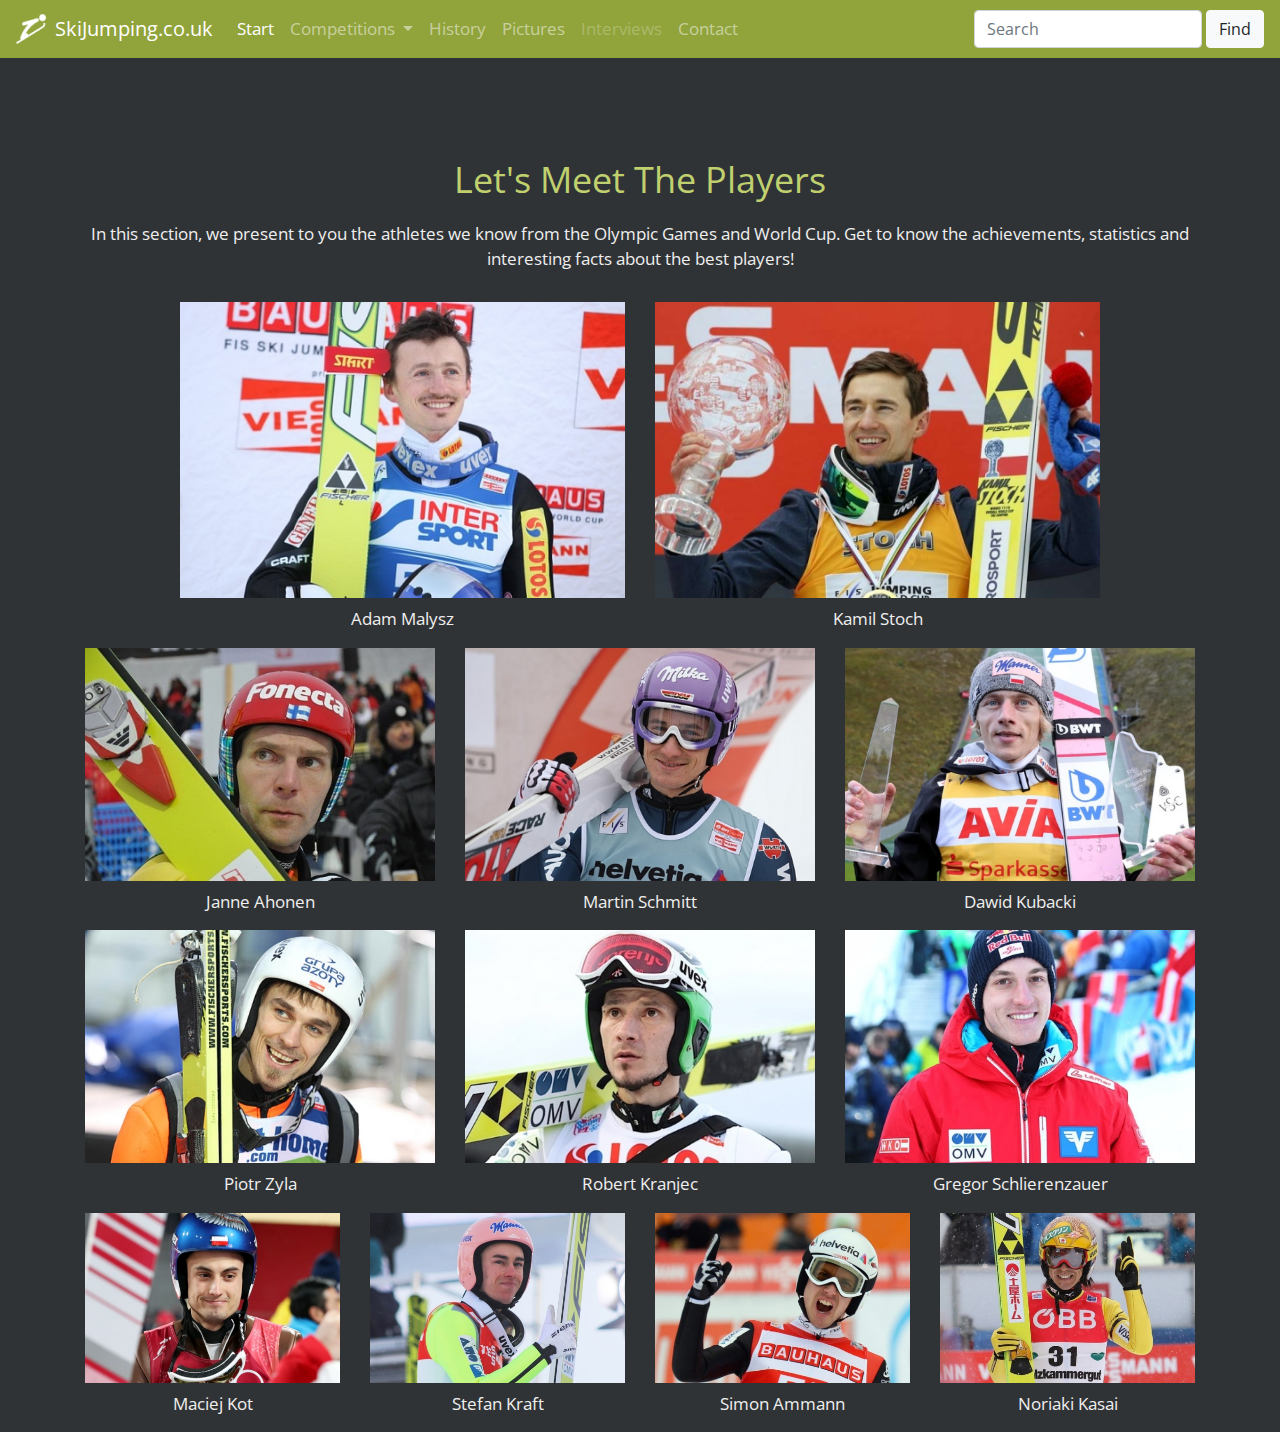
<file: index.html>
<!DOCTYPE html>
<html lang="en">
<head>

    <meta charset="utf-8">
    <meta name="viewport" content="width=device-width, initial-scale=1, shrink-to-fit=no">

    <title>Ski Jumping</title>
    <meta name="description" content="Ski Jumping Blog">
    <meta name="keywords" content="ski jumping,jumpers, scores, results">
    <meta name="author" content="Radoslaw Winiecki">
    <meta http-equiv="X-Ua-Compatible" content="IE=edge">

    <link rel="stylesheet" href="css/bootstrap.min.css">
    <link rel="stylesheet" href="main.css">
    <link href="https://fonts.googleapis.com/css?family=Open+Sans:400,700&amp;subset=latin-ext" rel="stylesheet">

    <!--[if lt IE 9]>
    <script src="https://cdnjs.cloudflare.com/ajax/libs/html5shiv/3.7.3/html5shiv.min.js"></script>
    <![endif]-->

</head>

<body>

<header>

    <nav class="navbar navbar-dark bg-jumpers navbar-expand-lg">

        <a class="navbar-brand" href="#"><img src="img/logo.png" width="30" height="30"
                                              class="d-inline-block mr-1 align-bottom" alt=""> SkiJumping.co.uk</a>

        <button class="navbar-toggler" type="button" data-toggle="collapse" data-target="#mainmenu"
                aria-controls="mainmenu" aria-expanded="false" aria-label="Navbar Toggler">
            <span class="navbar-toggler-icon"></span>
        </button>

        <div class="collapse navbar-collapse" id="mainmenu">

            <ul class="navbar-nav mr-auto">

                <li class="nav-item active">
                    <a class="nav-link" href="#"> Start </a>
                </li>

                <li class="nav-item dropdown">
                    <a class="nav-link dropdown-toggle" href="#" data-toggle="dropdown" role="button"
                       aria-expanded="false" id="submenu" aria-haspopup="true"> Competitions </a>

                    <div class="dropdown-menu" aria-labelledby="submenu">

                        <a class="dropdown-item" href="#"> Timetable </a>
                        <a class="dropdown-item" href="#"> World Cup Ranking </a>

                        <div class="dropdown-divider"></div>

                        <a class="dropdown-item" href="#"> Players </a>
                        <a class="dropdown-item" href="#"> Ski Jumps </a>

                    </div>

                </li>

                <li class="nav-item">
                    <a class="nav-link" href="#"> History </a>
                </li>

                <li class="nav-item">
                    <a class="nav-link" href="#"> Pictures </a>
                </li>

                <li class="nav-item">
                    <a class="nav-link disabled" href="#"> Interviews </a>
                </li>

                <li class="nav-item">
                    <a class="nav-link" href="#"> Contact </a>
                </li>

            </ul>

            <form class="form-inline">

                <input class="form-control mr-1" type="search" placeholder="Search" aria-label="Search">
                <button class="btn btn-light" type="submit">Find</button>

            </form>

        </div>

    </nav>

</header>

<main>

    <section class="jumpers">

        <div class="container">

            <header>

                <h1>Let's Meet The Players</h1>
                <p>In this section, we present to you the athletes we know from the Olympic Games and World Cup.
                    Get to know the achievements, statistics and interesting facts about the best players!</p>

            </header>

            <div class="row">

                <div class="col-sm-6 col-md-5 offset-md-1">

                    <figure>
                        <a href="#"><img src="img/malysz.jpg" alt="Adam Malysz"></a>
                        <figcaption>Adam Malysz</figcaption>
                    </figure>

                </div>

                <div class="col-sm-6 col-md-5">

                    <figure>
                        <a href="#"><img src="img/stoch.jpg" alt="Kamil Stoch"></a>
                        <figcaption>Kamil Stoch</figcaption>
                    </figure>

                </div>

                <div class="col-sm-6 col-md-4">

                    <figure>
                        <a href="#"><img src="img/ahonen.jpg" alt="Janne Ahonen"></a>
                        <figcaption>Janne Ahonen</figcaption>
                    </figure>

                </div>

                <div class="col-sm-6 col-md-4">

                    <figure>
                        <a href="#"><img src="img/schmitt.jpg" alt="Martin Schmitt"></a>
                        <figcaption>Martin Schmitt</figcaption>
                    </figure>

                </div>

                <div class="col-sm-6 col-md-4">

                    <figure>
                        <a href="#"><img src="img/kubacki.jpg" alt="Dawid Kubacki"></a>
                        <figcaption>Dawid Kubacki</figcaption>
                    </figure>

                </div>

                <div class="col-sm-6 col-md-4">

                    <figure>
                        <a href="#"><img src="img/zyla.jpg" alt="Piotr Zyla"></a>
                        <figcaption>Piotr Zyla</figcaption>
                    </figure>

                </div>

                <div class="col-sm-6 col-md-4">

                    <figure>
                        <a href="#"><img src="img/kranjec.jpg" alt="Robert Kranjec"></a>
                        <figcaption>Robert Kranjec</figcaption>
                    </figure>

                </div>

                <div class="col-sm-6 col-md-4">

                    <figure>
                        <a href="#"><img src="img/schlierenzauer.jpg" alt="Gregor Schlierenzauer"></a>
                        <figcaption>Gregor Schlierenzauer</figcaption>
                    </figure>

                </div>

                <div class="col-sm-6 col-md-3">

                    <figure>
                        <a href="#"><img src="img/kot.jpg" alt="Maciej Kot"></a>
                        <figcaption>Maciej Kot</figcaption>
                    </figure>

                </div>

                <div class="col-sm-6 col-md-3">

                    <figure>
                        <a href="#"><img src="img/kraft.jpg" alt="Stefan Kraft"></a>
                        <figcaption>Stefan Kraft</figcaption>
                    </figure>

                </div>

                <div class="col-sm-6 col-md-3">

                    <figure>
                        <a href="#"><img src="img/ammann.jpg" alt="Simon Ammann"></a>
                        <figcaption>Simon Ammann</figcaption>
                    </figure>

                </div>

                <div class="col-sm-6 col-md-3">

                    <figure>
                        <a href="#"><img src="img/kasai.jpg" alt="Noriaki Kasai"></a>
                        <figcaption>Noriaki Kasai</figcaption>
                    </figure>

                </div>

            </div>

        </div>

    </section>

</main>

<script src="https://code.jquery.com/jquery-3.3.1.slim.min.js"
        integrity="sha384-q8i/X+965DzO0rT7abK41JStQIAqVgRVzpbzo5smXKp4YfRvH+8abtTE1Pi6jizo"
        crossorigin="anonymous"></script>

<script src="https://cdnjs.cloudflare.com/ajax/libs/popper.js/1.14.3/umd/popper.min.js"
        integrity="sha384-ZMP7rVo3mIykV+2+9J3UJ46jBk0WLaUAdn689aCwoqbBJiSnjAK/l8WvCWPIPm49"
        crossorigin="anonymous"></script>

<script src="js/bootstrap.min.js"></script>

</body>
</html>
</file>
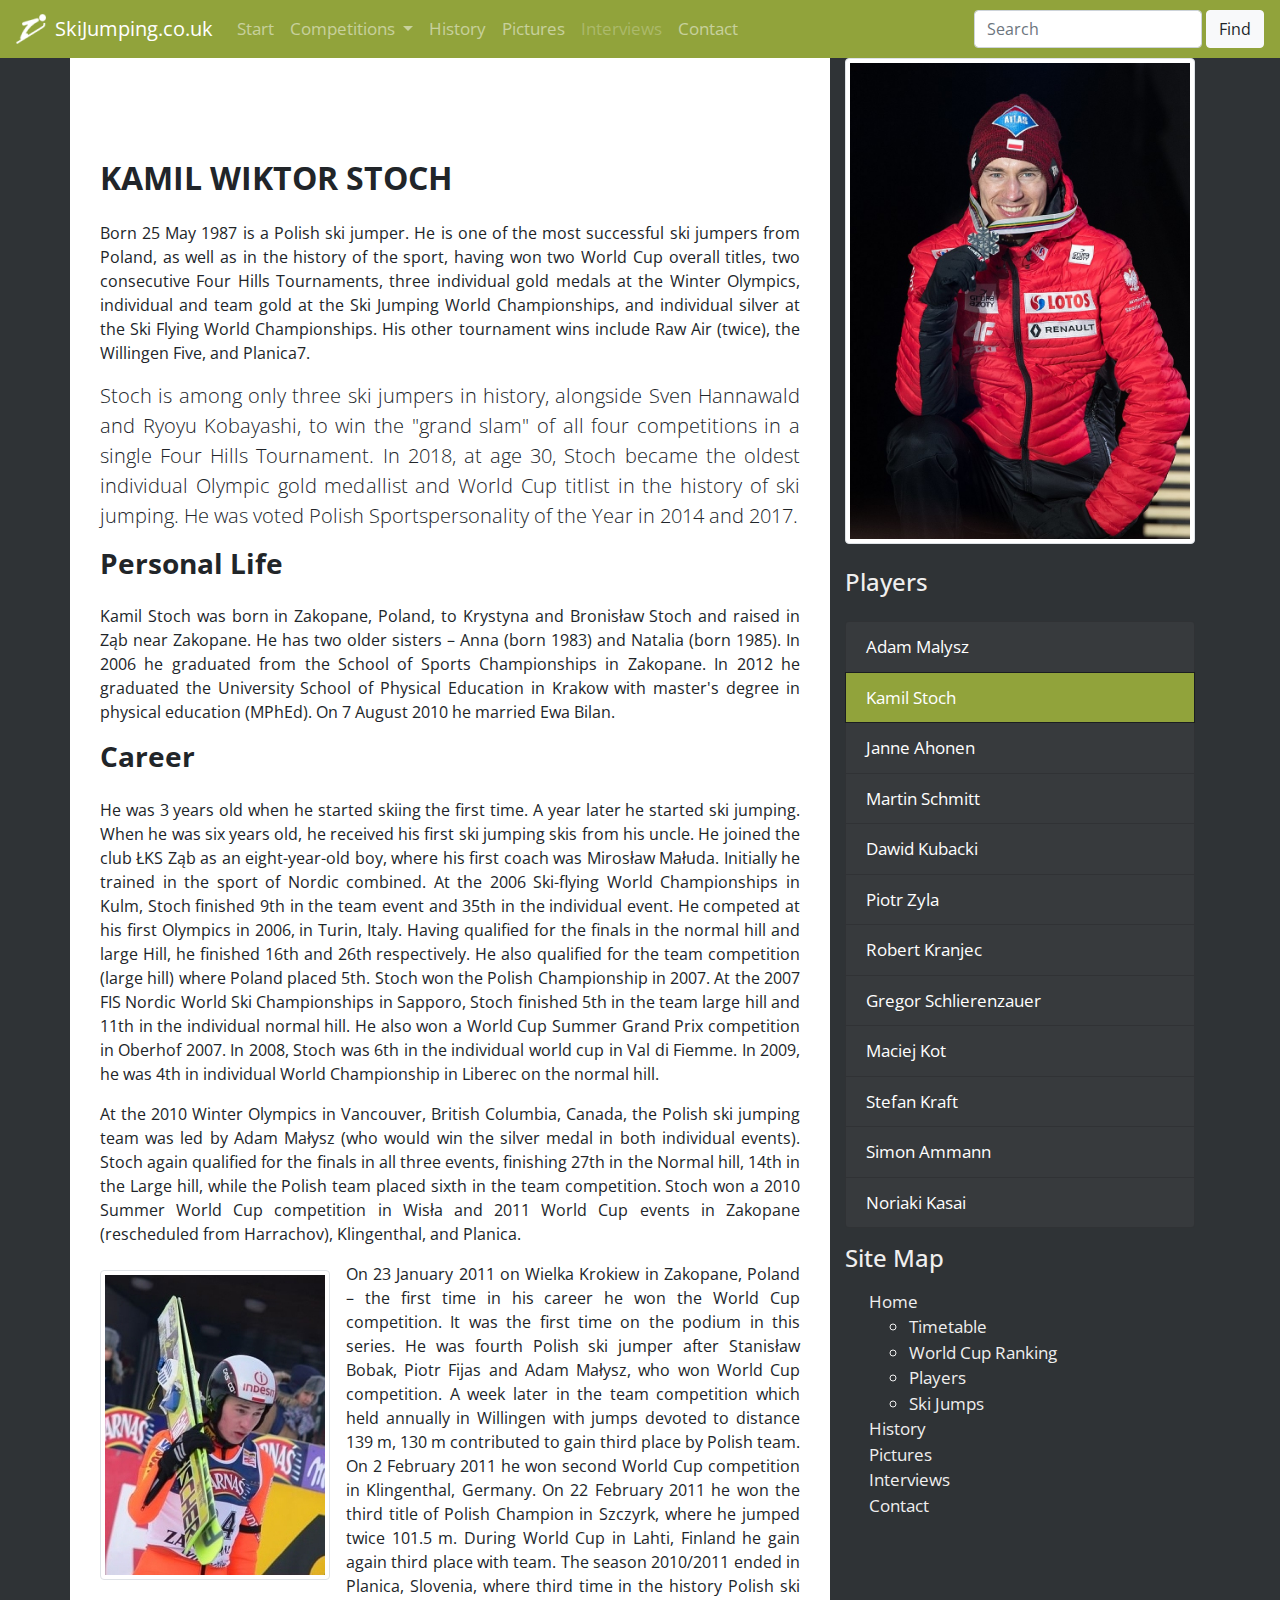
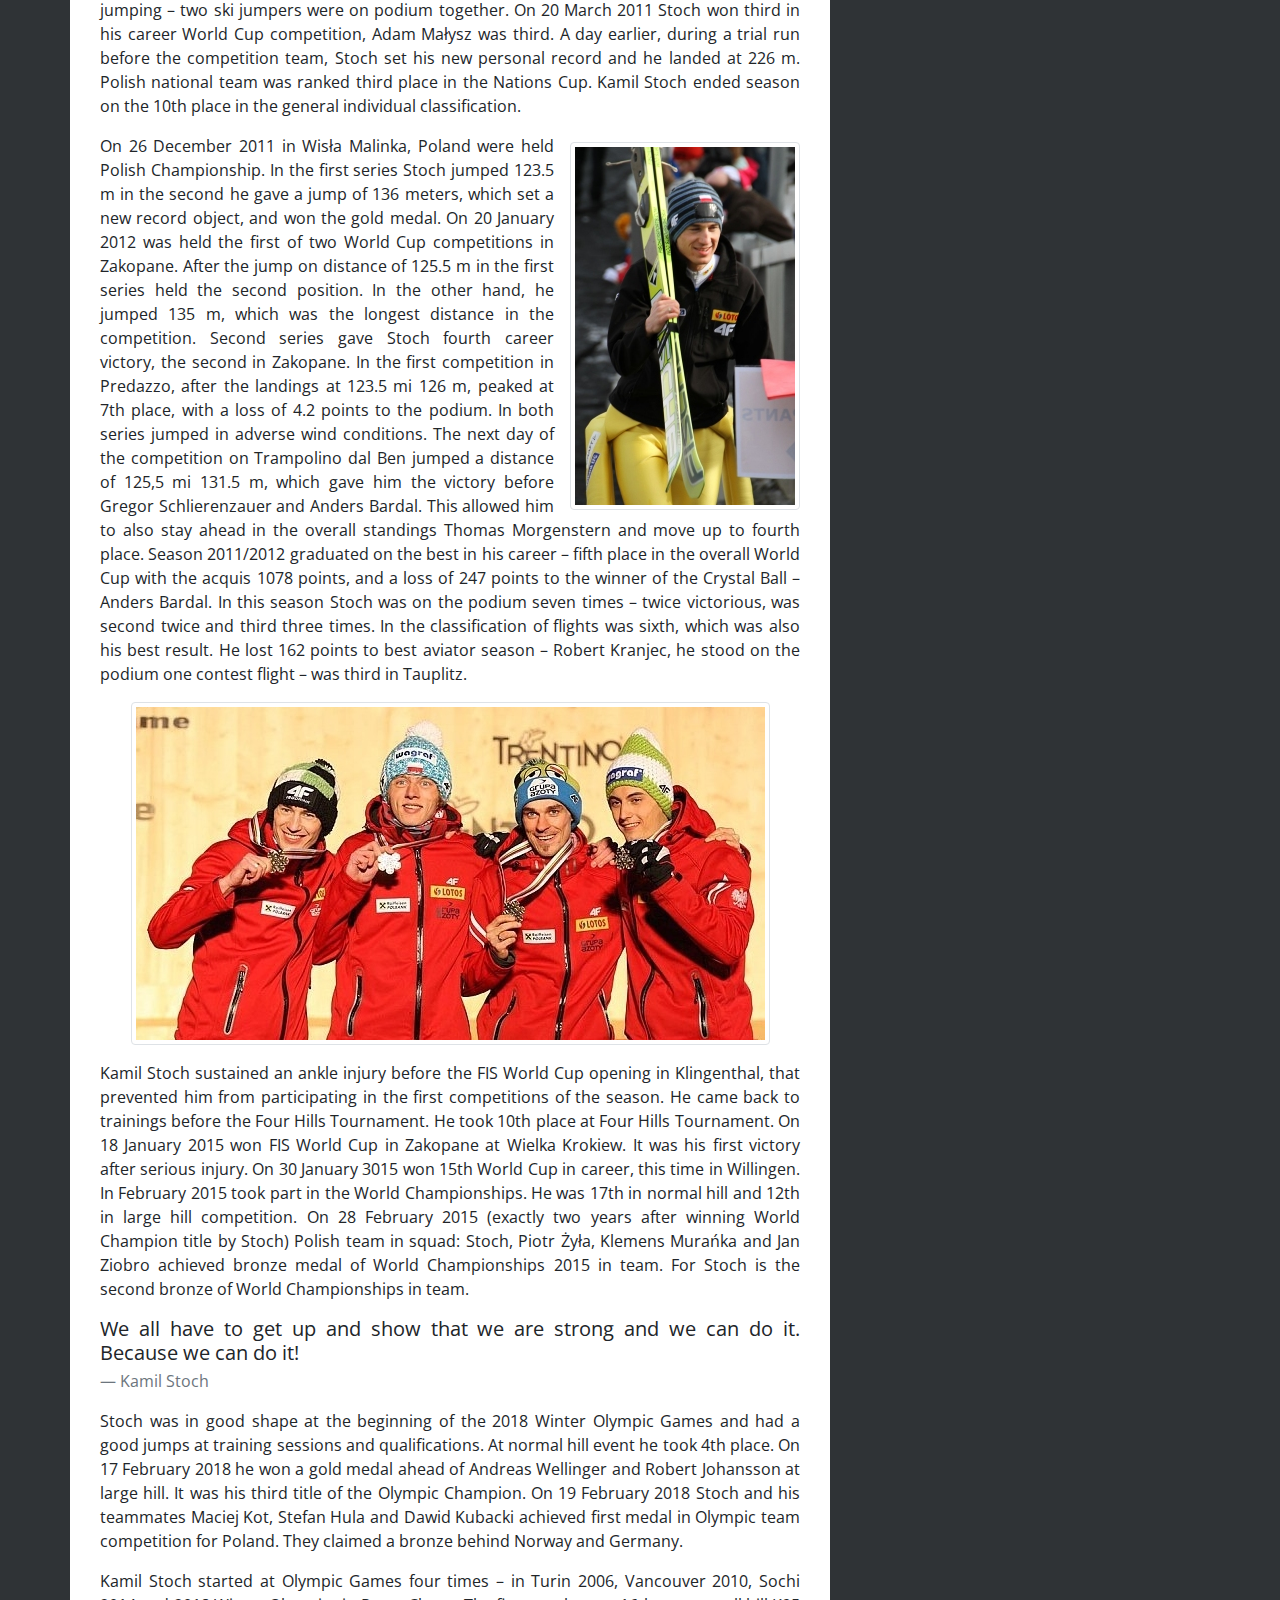
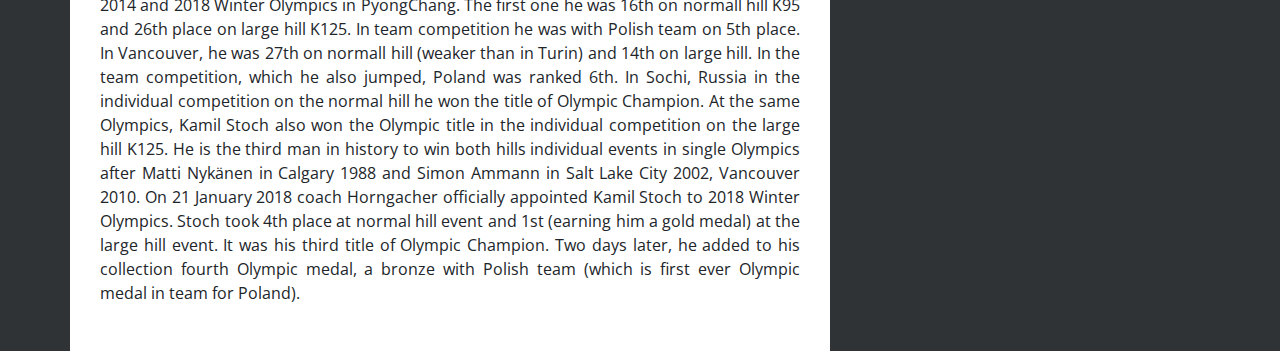
<file: wpis.html>
<!DOCTYPE html>
<html lang="en">
<head>

    <meta charset="utf-8">
    <meta name="viewport" content="width=device-width, initial-scale=1, shrink-to-fit=no">

    <title>Ski Jumping</title>
    <meta name="description" content="Ski Jumping Blog">
    <meta name="keywords" content="ski jumping,jumpers, scores, results">
    <meta name="author" content="Radoslaw Winiecki">
    <meta http-equiv="X-Ua-Compatible" content="IE=edge">

    <link rel="stylesheet" href="css/bootstrap.min.css">
    <link rel="stylesheet" href="main.css">
    <link href="https://fonts.googleapis.com/css?family=Open+Sans:300,400,700&amp;subset=latin-ext" rel="stylesheet">

    <!--[if lt IE 9]>
    <script src="https://cdnjs.cloudflare.com/ajax/libs/html5shiv/3.7.3/html5shiv.min.js"></script>
    <![endif]-->

</head>

<body>

<header>

    <nav class="navbar navbar-dark bg-jumpers navbar-expand-lg">

        <a class="navbar-brand" href="#"><img src="img/logo.png" width="30" height="30"
                                              class="d-inline-block mr-1 align-bottom" alt=""> SkiJumping.co.uk</a>

        <button class="navbar-toggler" type="button" data-toggle="collapse" data-target="#mainmenu"
                aria-controls="mainmenu" aria-expanded="false" aria-label="Navbar Toggler">
            <span class="navbar-toggler-icon"></span>
        </button>

        <div class="collapse navbar-collapse" id="mainmenu">

            <ul class="navbar-nav mr-auto">

                <li class="nav-item">
                    <a class="nav-link" href="#"> Start </a>
                </li>

                <li class="nav-item dropdown">
                    <a class="nav-link dropdown-toggle" href="#" data-toggle="dropdown" role="button"
                       aria-expanded="false" id="submenu" aria-haspopup="true"> Competitions </a>

                    <div class="dropdown-menu" aria-labelledby="submenu">

                        <a class="dropdown-item" href="#"> Timetable </a>
                        <a class="dropdown-item" href="#"> World Cup Ranking </a>

                        <div class="dropdown-divider"></div>

                        <a class="dropdown-item" href="#"> Players </a>
                        <a class="dropdown-item" href="#"> Ski Jumps </a>

                    </div>

                </li>

                <li class="nav-item">
                    <a class="nav-link" href="#"> History </a>
                </li>

                <li class="nav-item">
                    <a class="nav-link" href="#"> Pictures </a>
                </li>

                <li class="nav-item">
                    <a class="nav-link disabled" href="#"> Interviews </a>
                </li>

                <li class="nav-item">
                    <a class="nav-link" href="#"> Contact </a>
                </li>

            </ul>

            <form class="form-inline">

                <input class="form-control mr-1" type="search" placeholder="Search" aria-label="Search">
                <button class="btn btn-light" type="submit">Find</button>

            </form>

        </div>

    </nav>

</header>

<main>

    <article>

        <div class="container">

            <div class="row">

                <div class="col-lg-8 bg-white text-body registration">

                    <header>

                        <h1 class="h2 font-weight-bold text-uppercase ml-0 mb-4 text-center text-md-left">Kamil Wiktor
                            Stoch</h1>

                    </header>

                    <p> Born 25 May 1987 is a Polish ski jumper. He is one of the most successful ski jumpers from
                        Poland, as well as in the history of the sport, having won two World Cup overall titles, two
                        consecutive Four Hills Tournaments, three individual gold medals at the Winter Olympics,
                        individual and team gold at the Ski Jumping World Championships, and individual silver at the
                        Ski Flying World Championships. His other tournament wins include Raw Air (twice), the Willingen
                        Five, and Planica7.</p>

                    <p class="lead">Stoch is among only three ski jumpers in history, alongside Sven Hannawald and Ryoyu
                        Kobayashi, to win the "grand slam" of all four competitions in a single Four Hills Tournament.
                        In 2018, at age 30, Stoch became the oldest individual Olympic gold medallist and World Cup
                        titlist in the history of ski jumping. He was voted Polish Sportspersonality of the Year in 2014
                        and 2017.</p>

                    <h2 class="h3 font-weight-bold mb-4">Personal Life</h2>

                    <p>Kamil Stoch was born in Zakopane, Poland, to Krystyna and Bronisław Stoch and raised in Ząb near
                        Zakopane. He has two older sisters – Anna (born 1983) and Natalia (born 1985). In 2006 he
                        graduated from the School of Sports Championships in Zakopane. In 2012 he graduated the
                        University School of Physical Education in Krakow with master's degree in physical education
                        (MPhEd). On 7 August 2010 he married Ewa Bilan.</p>

                    <h2 class="h3 font-weight-bold mb-4">Career</h2>

                    <p>He was 3 years old when he started skiing the first time. A year later he started ski jumping.
                        When he was six years old, he received his first ski jumping skis from his uncle. He joined the
                        club ŁKS Ząb as an eight-year-old boy, where his first coach was Mirosław Małuda. Initially he
                        trained in the sport of Nordic combined.

                        At the 2006 Ski-flying World Championships in Kulm, Stoch finished 9th in the team event and
                        35th in the individual event. He competed at his first Olympics in 2006, in Turin, Italy. Having
                        qualified for the finals in the normal hill and large Hill, he finished 16th and 26th
                        respectively. He also qualified for the team competition (large hill) where Poland placed 5th.

                        Stoch won the Polish Championship in 2007. At the 2007 FIS Nordic World Ski Championships in
                        Sapporo, Stoch finished 5th in the team large hill and 11th in the individual normal hill. He
                        also won a World Cup Summer Grand Prix competition in Oberhof 2007.

                        In 2008, Stoch was 6th in the individual world cup in Val di Fiemme. In 2009, he was 4th in
                        individual World Championship in Liberec on the normal hill.</p>

                    <p>At the 2010 Winter Olympics in Vancouver, British Columbia, Canada, the Polish ski jumping team
                        was led by Adam Małysz (who would win the silver medal in both individual events). Stoch again
                        qualified for the finals in all three events, finishing 27th in the Normal hill, 14th in the
                        Large hill, while the Polish team placed sixth in the team competition. Stoch won a 2010 Summer
                        World Cup competition in Wisła and 2011 World Cup events in Zakopane (rescheduled from
                        Harrachov), Klingenthal, and Planica.</p>

                    <img class="img-thumbnail float-left mr-3 mt-2" src="img/zakopane2006.jpg" alt="Zakopane 2006">

                    <p>On 23 January 2011 on Wielka Krokiew in Zakopane, Poland – the first time in his career he won
                        the World Cup competition. It was the first time on the podium in this series. He was fourth
                        Polish ski jumper after Stanisław Bobak, Piotr Fijas and Adam Małysz, who won World Cup
                        competition.

                        A week later in the team competition which held annually in Willingen with jumps devoted to
                        distance 139 m, 130 m contributed to gain third place by Polish team. On 2 February 2011 he won
                        second World Cup competition in Klingenthal, Germany. On 22 February 2011 he won the third title
                        of Polish Champion in Szczyrk, where he jumped twice 101.5 m. During World Cup in Lahti, Finland
                        he gain again third place with team. The season 2010/2011 ended in Planica, Slovenia, where
                        third time in the history Polish ski jumping – two ski jumpers were on podium together. On 20
                        March 2011 Stoch won third in his career World Cup competition, Adam Małysz was third. A day
                        earlier, during a trial run before the competition team, Stoch set his new personal record and
                        he landed at 226 m. Polish national team was ranked third place in the Nations Cup. Kamil Stoch
                        ended season on the 10th place in the general individual classification.</p>

                    <img class="img-thumbnail float-right ml-3 mt-2" src="img/oslo2012.jpg" alt="Oslo 2012">

                    <p>
                        On 26 December 2011 in Wisła Malinka, Poland were held Polish Championship. In the first series
                        Stoch jumped 123.5 m in the second he gave a jump of 136 meters, which set a new record object,
                        and won the gold medal.

                        On 20 January 2012 was held the first of two World Cup competitions in Zakopane. After the jump
                        on distance of 125.5 m in the first series held the second position. In the other hand, he
                        jumped 135 m, which was the longest distance in the competition. Second series gave Stoch fourth
                        career victory, the second in Zakopane.

                        In the first competition in Predazzo, after the landings at 123.5 mi 126 m, peaked at 7th place,
                        with a loss of 4.2 points to the podium. In both series jumped in adverse wind conditions. The
                        next day of the competition on Trampolino dal Ben jumped a distance of 125,5 mi 131.5 m, which
                        gave him the victory before Gregor Schlierenzauer and Anders Bardal. This allowed him to also
                        stay ahead in the overall standings Thomas Morgenstern and move up to fourth place.

                        Season 2011/2012 graduated on the best in his career – fifth place in the overall World Cup with
                        the acquis 1078 points, and a loss of 247 points to the winner of the Crystal Ball – Anders
                        Bardal. In this season Stoch was on the podium seven times – twice victorious, was second twice
                        and third three times. In the classification of flights was sixth, which was also his best
                        result. He lost 162 points to best aviator season – Robert Kranjec, he stood on the podium one
                        contest flight – was third in Tauplitz.</p>

                    <img class="img-thumbnail mb-3 d-block mx-auto" src="img/druzyna2013.jpg" alt="Team 2013">

                    <p>Kamil Stoch sustained an ankle injury before the FIS World Cup opening in Klingenthal, that
                        prevented him from participating in the first competitions of the season. He came back to
                        trainings before the Four Hills Tournament. He took 10th place at Four Hills Tournament. On 18
                        January 2015 won FIS World Cup in Zakopane at Wielka Krokiew. It was his first victory after
                        serious injury. On 30 January 3015 won 15th World Cup in career, this time in Willingen. In
                        February 2015 took part in the World Championships. He was 17th in normal hill and 12th in large
                        hill competition. On 28 February 2015 (exactly two years after winning World Champion title by
                        Stoch) Polish team in squad: Stoch, Piotr Żyła, Klemens Murańka and Jan Ziobro achieved bronze
                        medal of World Championships 2015 in team. For Stoch is the second bronze of World
                        Championships in team.</p>

                    <blockquote class="blockquote">

                        <p class="mb-1">We all have to get up and show that we are strong and we can do it. Because we
                            can do it!</p>

                        <footer class="blockquote-footer">Kamil Stoch</footer>

                    </blockquote>

                    <p>Stoch was in good shape at the beginning of the 2018 Winter Olympic Games and had a good jumps at
                        training sessions and qualifications. At normal hill event he took 4th place. On 17 February
                        2018 he won a gold medal ahead of Andreas Wellinger and Robert Johansson at large hill. It was
                        his third title of the Olympic Champion. On 19 February 2018 Stoch and his teammates
                        Maciej Kot, Stefan Hula and Dawid Kubacki achieved first medal in Olympic team competition for
                        Poland. They claimed a bronze behind Norway and Germany.</p>

                    <p>Kamil Stoch started at Olympic Games four times – in Turin 2006, Vancouver 2010, Sochi 2014 and
                        2018 Winter Olympics in PyongChang. The first one he was 16th on normall hill K95 and 26th place
                        on large hill K125. In team competition he was with Polish team on 5th place. In Vancouver, he
                        was 27th on normall hill (weaker than in Turin) and 14th on large hill. In the team competition,
                        which he also jumped, Poland was ranked 6th.

                        In Sochi, Russia in the individual competition on the normal hill he won the title of Olympic
                        Champion. At the same Olympics, Kamil Stoch also won the Olympic title in the individual
                        competition on the large hill K125. He is the third man in history to win both hills individual
                        events in single Olympics after Matti Nykänen in Calgary 1988 and Simon Ammann in Salt Lake City
                        2002, Vancouver 2010.

                        On 21 January 2018 coach Horngacher officially appointed Kamil Stoch to 2018 Winter
                        Olympics. Stoch took 4th place at normal hill event and 1st (earning him a gold medal) at
                        the large hill event. It was his third title of Olympic Champion. Two days later, he added to
                        his collection fourth Olympic medal, a bronze with Polish team (which is first ever Olympic
                        medal in team for Poland).</p>

                </div>

                <aside class="col-lg-4">

                    <img class="img-thumbnail" src="img/kamil-stoch.jpg" alt="Kamil Stoch">

                    <h3 class="h4 my-4">Players</h3>
                    <ul class="list-group">
                        <a href="#" class="list-group-item list-group-item-dark list-group-item-action">Adam Malysz</a>
                        <a href="#" class="list-group-item list-group-item-dark list-group-item-action active">Kamil
                            Stoch</a>
                        <a href="#" class="list-group-item list-group-item-dark list-group-item-action">Janne Ahonen</a>
                        <a href="#" class="list-group-item list-group-item-dark list-group-item-action">Martin
                            Schmitt</a>
                        <a href="#" class="list-group-item list-group-item-dark list-group-item-action">Dawid
                            Kubacki</a>
                        <a href="#" class="list-group-item list-group-item-dark list-group-item-action">Piotr Zyla</a>
                        <a href="#" class="list-group-item list-group-item-dark list-group-item-action">Robert
                            Kranjec</a>
                        <a href="#" class="list-group-item list-group-item-dark list-group-item-action">Gregor
                            Schlierenzauer</a>
                        <a href="#" class="list-group-item list-group-item-dark list-group-item-action">Maciej Kot</a>
                        <a href="#" class="list-group-item list-group-item-dark list-group-item-action">Stefan Kraft</a>
                        <a href="#" class="list-group-item list-group-item-dark list-group-item-action">Simon Ammann</a>
                        <a href="#" class="list-group-item list-group-item-dark list-group-item-action">Noriaki
                            Kasai</a>
                    </ul>

                    <h3 class="h4 my-3">Site Map</h3>
                    <ol class="list-unstyled ml-4">
                        <li>Home</li>
                        <ul>
                            <li>Timetable</li>
                            <li>World Cup Ranking</li>
                            <li>Players</li>
                            <li>Ski Jumps</li>
                        </ul>
                        <li>History</li>
                        <li>Pictures</li>
                        <li>Interviews</li>
                        <li>Contact</li>
                    </ol>

                </aside>

            </div>

        </div>

    </article>

</main>

<script src="https://code.jquery.com/jquery-3.3.1.slim.min.js"
        integrity="sha384-q8i/X+965DzO0rT7abK41JStQIAqVgRVzpbzo5smXKp4YfRvH+8abtTE1Pi6jizo"
        crossorigin="anonymous"></script>

<script src="https://cdnjs.cloudflare.com/ajax/libs/popper.js/1.14.3/umd/popper.min.js"
        integrity="sha384-ZMP7rVo3mIykV+2+9J3UJ46jBk0WLaUAdn689aCwoqbBJiSnjAK/l8WvCWPIPm49"
        crossorigin="anonymous"></script>

<script src="js/bootstrap.min.js"></script>

</body>
</html>
</file>
<file: main.css>
body {
    background-color: #2F3336;
    color: #efefef;
    font-family: 'Open Sans', sans-serif;
    font-size: 17px;
}

h1 {
    font-size: 36px;
    font-weight: 400;
    color: #C0D06F;
    margin: 20px;
    margin-top: 100px!important;
}

.jumpers {
    text-align: center;
}

.jumpers img {
    width: 100%;
    height: auto;
}

.jumpers p {
    margin-bottom: 30px;
}

.jumpers figcaption {
    margin-top: 8px;
}

/*
.navbar-nav li:hover>.dropdown-menu
{
	display: block;
}
*/

.navbar {
    min-height: 57px;
}

.bg-jumpers {
    background-color: #91a33b !important;
}

.registration {
    text-align: justify;
    font-size: 16px;
    padding: 30px;
    padding-top: 1px;
}

.list-group-item-dark {
    background-color: #373a3d;
    color: white;
}

.list-group-item-dark:hover {
    background-color: #91a33b !important;
}

.list-group .active {
    background-color: #91a33b !important;
    cursor: default;
}

.blockquote {
    line-height: 120%;
}

@media (max-width: 575px) {
    .wpis {
        margin: 40px 20px;
        text-align: left;
        font-size: 15px;
    }

    .float-left, .float-right {
        max-width: 50%;
    }

    .blockquote {
        font-size: 17px;
    }

    .list-group {
        text-align: center;
    }
}
</file>
